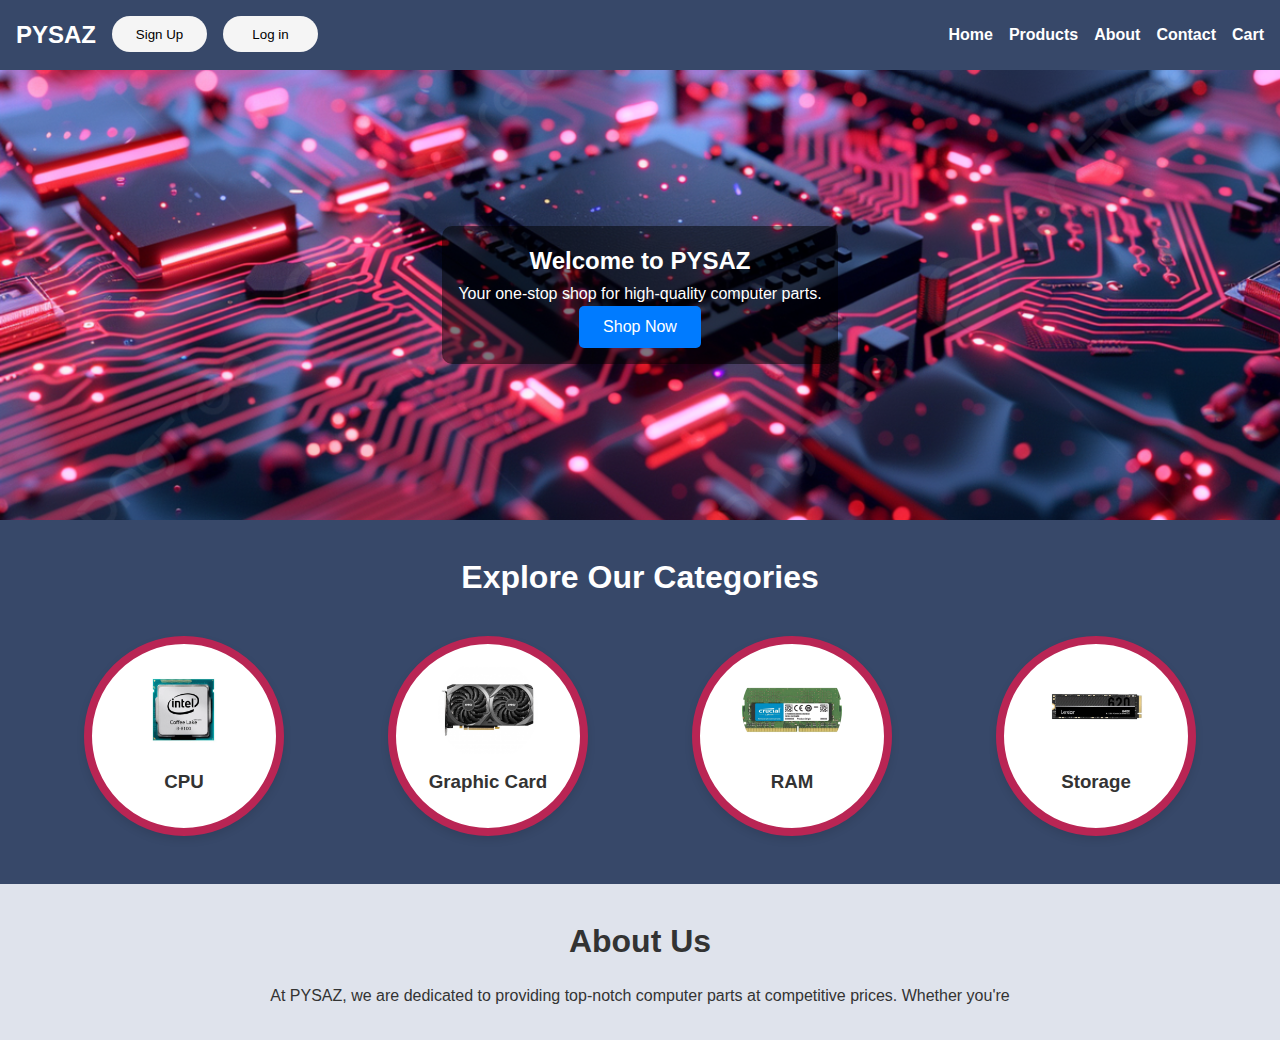
<file: PROJDB/frontend/homepage/index.html>
<!DOCTYPE html>
<html lang="en">
<head>
  <meta charset="UTF-8">
  <meta name="viewport" content="width=device-width, initial-scale=1.0">
  <title>PYSAZ - Your Computer Parts Store</title>
  <link rel="stylesheet" href="homepageAsset/homepage.css">
</head>
<body>
  <!-- Navigation Bar -->
  <header>
    <nav class="navbar">
      <div class="logo">
        <h1>PYSAZ</h1>
        <!-- <img src="homepageAsset/asset/logo.png"> -->
        <button id="signUpBtn">Sign Up</button>
        <button id="loginBtn">Log in</button>
      </div>
      <ul class="nav-links">
        <li><a href="#top">Home</a></li>
        <li><a href="#products">Products</a></li>
        <li><a href="#about">About</a></li>
        <li><a href="#contact">Contact</a></li>
        <li><a href="#cart"><i class="fa-solid fa-cart-shopping"></i> Cart</a></li>
      </ul>
    </nav>
  </header>

  <!-- Hero Section -->
  <section id="home" class="hero">
    <div class="hero-content">
      <h2>Welcome to PYSAZ</h2>
      <p>Your one-stop shop for high-quality computer parts.</p>
      <button class="cta-button" id="cta-button">Shop Now</button>
    </div>
  </section>

  <!-- Product Categories -->
  <section id="products" class="categories">
    <h2>Explore Our Categories</h2>
    <div class="category-cards">
      <div class="card">
        <img src="homepageAsset/pics/cpu.png" alt="CPU">
        <h3>CPU</h3>
      </div>
      <div class="card">
        <img src="homepageAsset/pics/rtx.png" alt="GPU">
        <h3>Graphic Card</h3>
      </div>
      <div class="card">
        <img src="homepageAsset/pics/ram.png" alt="RAM">
        <h3>RAM</h3>
      </div>
      <div class="card">
        <img src="homepageAsset/pics/ssd.png" alt="Storage">
        <h3>Storage</h3>
      </div>
    </div>
  </section>

    <!-- About Section -->
    <section id="about" class="about">
        <h2>About Us</h2>
        <p>At PYSAZ, we are dedicated to providing top-notch computer parts at competitive prices. Whether you're
    </section>
    <script src="homepageAsset/homepage.js"></script>
</boady>
</html>
</file>
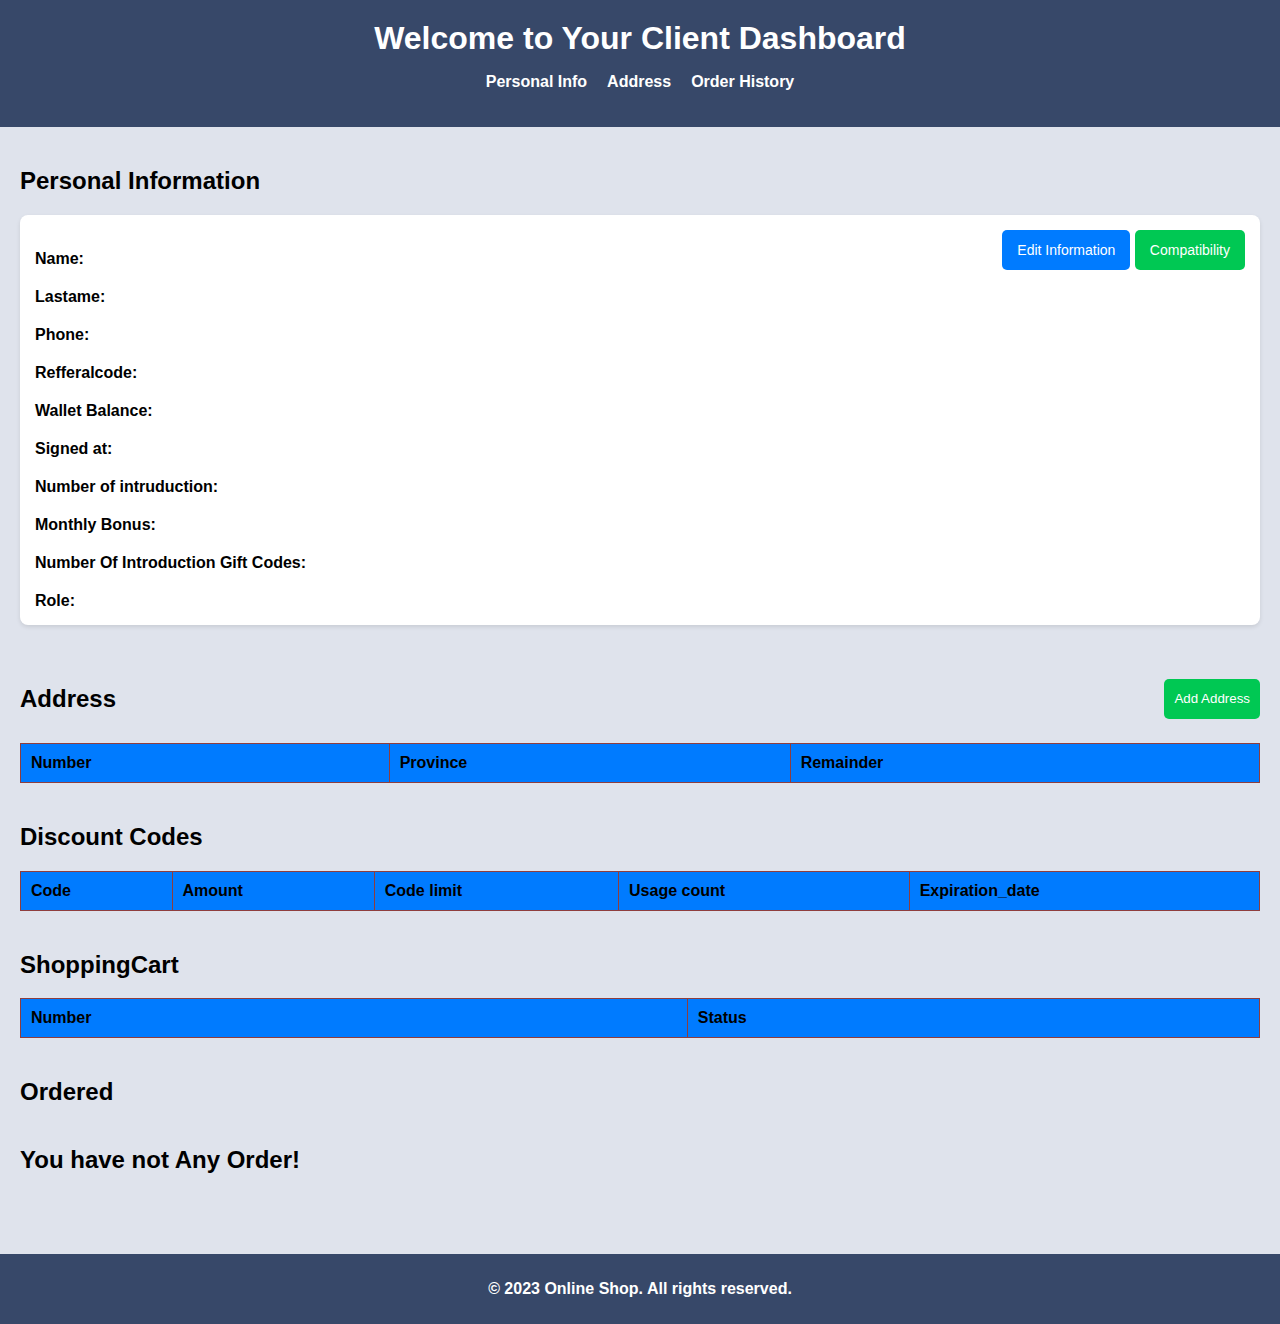
<file: PROJDB/frontend/clientpage/client.html>
<!DOCTYPE html>
<html lang="en">
<head>
  <meta charset="UTF-8">
  <meta name="viewport" content="width=device-width, initial-scale=1.0">
  <title>Client Dashboard - Online Shop</title>
  <link rel="stylesheet" href="./staticccc/client.css">
</head>
<body>
  <header>
    <h1>Welcome to Your Client Dashboard</h1>
    <nav>
      <ul>
        <li><a href="#personal-info">Personal Info</a></li>
        <li><a href="#Address">Address</a></li>
        <li><a href="#ordered">Order History</a></li>
      </ul>
    </nav>
  </header>

  <main>
    <!-- Personal Information Section -->
    <section id="personal-info" class="dashboard-section">
      <h2>Personal Information</h2>
      <div class="inner-dashboard-section">
        <div class="info-box">
			<div class="info">
				<span><strong>Name: </strong></span>
				<span class="values"></span>
			</div>
			<div class="info">
				<span><strong>Lastame: </strong></span>
				<span class="values"></span>
			</div>
			<div class="info">
				<span><strong>Phone: </strong></span>
				<span class="values"></span>
			</div>
			<div class="info">
				<span><strong>Refferalcode: </strong></span>
				<span class="values"></span>
			</div>
			<div class="info">
				<span><strong>Wallet Balance: </span>
				<span class="values"></span>
			</div>
			<div class="info">
				<span><strong>Signed at: </span>
				<span class="values"></span>
			</div>
			<div class="info">
				<span><strong>Number of intruduction: </span>
				<span class="values"></span>
			</div>
			<div class="info">
				<span><strong>Monthly Bonus: </span>
				<span class="values"></span>
			</div>
			<div class="info">
				<span><strong>Number Of Introduction Gift Codes: </span>
				<span class="values"></span>
			</div>
			<div class="info">
				<span><strong>Role: </span>
				<span class="values"></span>
			</div>
        </div>
        <button id="btn_eddit">Edit Information</button>
		<button id="compatibility">Compatibility</button>
      </div>
    </section>

    <!-- Address Section -->

    <section id="Address" class="dashboard-section">
		<div class="addres-section-inner">
			<h2>Address</h2>
			<button id="btn_addAddress"> Add Address</button>
		</div>
		</div>
		<table class="order-table">
			<thead>
			<tr>
				<th>Number</th>
				<th>Province</th>
				<th>Remainder</th>
			</tr>
			</thead>
			<tbody id="table">
			</tbody>
		</table>
    </section>

	<!-- Discount Code Section -->

    <section id="DiscountCodes" class="dashboard-section">
		<h2>Discount Codes</h2>
		<table class="order-table">
		  <thead>
			<tr>
			  <th>Code</th>
			  <th>Amount</th>
			  <th>Code limit</th>
			  <th>Usage count</th>
			  <th>Expiration_date</th>
			</tr>
		  </thead>
		  <tbody id="codeTable">
		  </tbody>
		</table>
	</section>

    <!-- Shopping Cart Section -->

	<section id="ShoppingCart" class="dashboard-section">
		<h2>ShoppingCart</h2>
		<table class="order-table">
		  <thead>
			<tr>
			  <th>Number</th>
			  <th>Status</th>
			</tr>
		  </thead>
		  <tbody id="shopTable">
		  </tbody>
		</table>
	</section>



    <section id="ordered" class="dashboard-section">
		<h2>Ordered</h2>
		
		<div id="flip-carts">
			<h2 id="NoOrder">You have not Any Order!</h2>

			<!-- one -->

			<div class="flip-cards">
				<div class="flip-card-inner">
					<div class="flip-card-front">
						<div class="flip-card-front-info">
							<h4>Date:</h4>
							<span class="values-flip-cards"></span>
						</div>
						<div class="flip-card-front-info">
							<h4>Total Price:</h4>
							<span class="values-flip-cards"></span>
						</div>
						<div class="flip-card-front-info">
							<h4>Cart Number:</h4>
							<span class="values-flip-cards"></span>
						</div>		
					</div>
					<div class="flip-card-back">
						<!-- <div class="flip-cards-button">
							<button class="buy">Buy</button>
						</div> -->
					</div>
				</div>
			</div>


			<!-- two -->

			<div class="flip-cards">
				<div class="flip-card-inner">
					<div class="flip-card-front">
						<div class="flip-card-front-info">
							<h4>Date:</h4>
							<span class="values-flip-cards"></span>
						</div>
						<div class="flip-card-front-info">
							<h4>Total Price:</h4>
							<span class="values-flip-cards"></span>
						</div>
						<div class="flip-card-front-info">
							<h4>Cart Number:</h4>
							<span class="values-flip-cards"></span>
						</div>		
					</div>
					<div class="flip-card-back">
						<!-- <div class="flip-cards-button">
							<button class="buy">Buy</button>
						</div> -->
					</div>
				</div>
			</div>

			<!-- three -->

			<div class="flip-cards">
				<div class="flip-card-inner">
					<div class="flip-card-front">
						<div class="flip-card-front-info">
							<h4>Date:</h4>
							<span class="values-flip-cards"></span>
						</div>
						<div class="flip-card-front-info">
							<h4>Total Price:</h4>
							<span class="values-flip-cards"></span>
						</div>
						<div class="flip-card-front-info">
							<h4>Cart Number:</h4>
							<span class="values-flip-cards"></span>
						</div>		
					</div>
					<div class="flip-card-back">
						<!-- <div class="flip-cards-button">
							<button class="buy">Buy</button>
						</div> -->
					</div>
				</div>
			</div>

			<!-- four -->

			<div class="flip-cards">
				<div class="flip-card-inner">
					<div class="flip-card-front">
						<div class="flip-card-front-info">
							<h4>Date:</h4>
							<span class="values-flip-cards"></span>
						</div>
						<div class="flip-card-front-info">
							<h4>Total Price:</h4>
							<span class="values-flip-cards"></span>
						</div>
						<div class="flip-card-front-info">
							<h4>Cart Number:</h4>
							<span class="values-flip-cards"></span>
						</div>		
					</div>
					<div class="flip-card-back">
						<!-- <div class="flip-cards-button">
							<button class="buy">Buy</button>
						</div> -->
					</div>
				</div>
			</div>

			<!-- five -->

			<div class="flip-cards">
				<div class="flip-card-inner">
					<div class="flip-card-front">
						<div class="flip-card-front-info">
							<h4>Date:</h4>
							<span class="values-flip-cards"></span>
						</div>
						<div class="flip-card-front-info">
							<h4>Total Price:</h4>
							<span class="values-flip-cards"></span>
						</div>
						<div class="flip-card-front-info">
							<h4>Cart Number:</h4>
							<span class="values-flip-cards"></span>
						</div>		
					</div>
					<div class="flip-card-back">
						<!-- <div class="flip-cards-button">
							<button class="buy">Buy</button>
						</div> -->
					</div>
				</div>
			</div>


		</div>	
    </section>
	<div id="message">
        
    </div>

	<div class="modal" id="edditModal">
		<div class="modal-content" id="edditModal-contet">
			<div class="modal-head">
				<h4>Edit your Information</h4>
				<span class="close">&times;</span>
			</div>
			<div class="modal-content-inner">
				<input type="text" placeholder="First name" class="edit">
				<input type="text" placeholder="Last name" class="edit">
				<input type="text" placeholder="Phonenumber" class="edit">
				<button id="editSaveButton">Save</button>
			</div>
		</div>

	</div>

	<div id="addressModal" class="modal">
		<div class="modal-content">
			<div class="modal-head">
				<h4>Add new address</h4>
				<span class="close">&times;</span>
			</div>
			<div class="modal-content-inner">
				<select name="Provinces" id="province">
					<option value="Tehran">Tehran</option>
					<option value="Qazvin">Qazvin</option>
					<option value="Shiraz">Shiraz</option>
					<option value="Isfihan">Isfihan</option>
					<option value="Alborz">Alborz</option>
					<option value="Arak">Arak</option>
					<option value="Qom">Qom</option>
					<option value="Mashhad">Mashhad</option>
					<option value="Tabriz">Tabriz</option>
					<option value="Hamedan">Hamedan</option>
				</select>
				<input type="text" placeholder="Enter your address" id="remainder">
				<button id="saveButton">Save</button>
			</div>
		</div>
    </div>
	
</main>
<footer>
	<p>&copy; 2023 Online Shop. All rights reserved.</p>
</footer>

  <script src="./staticccc/client.js"></script>
</body>
</html>
</file>
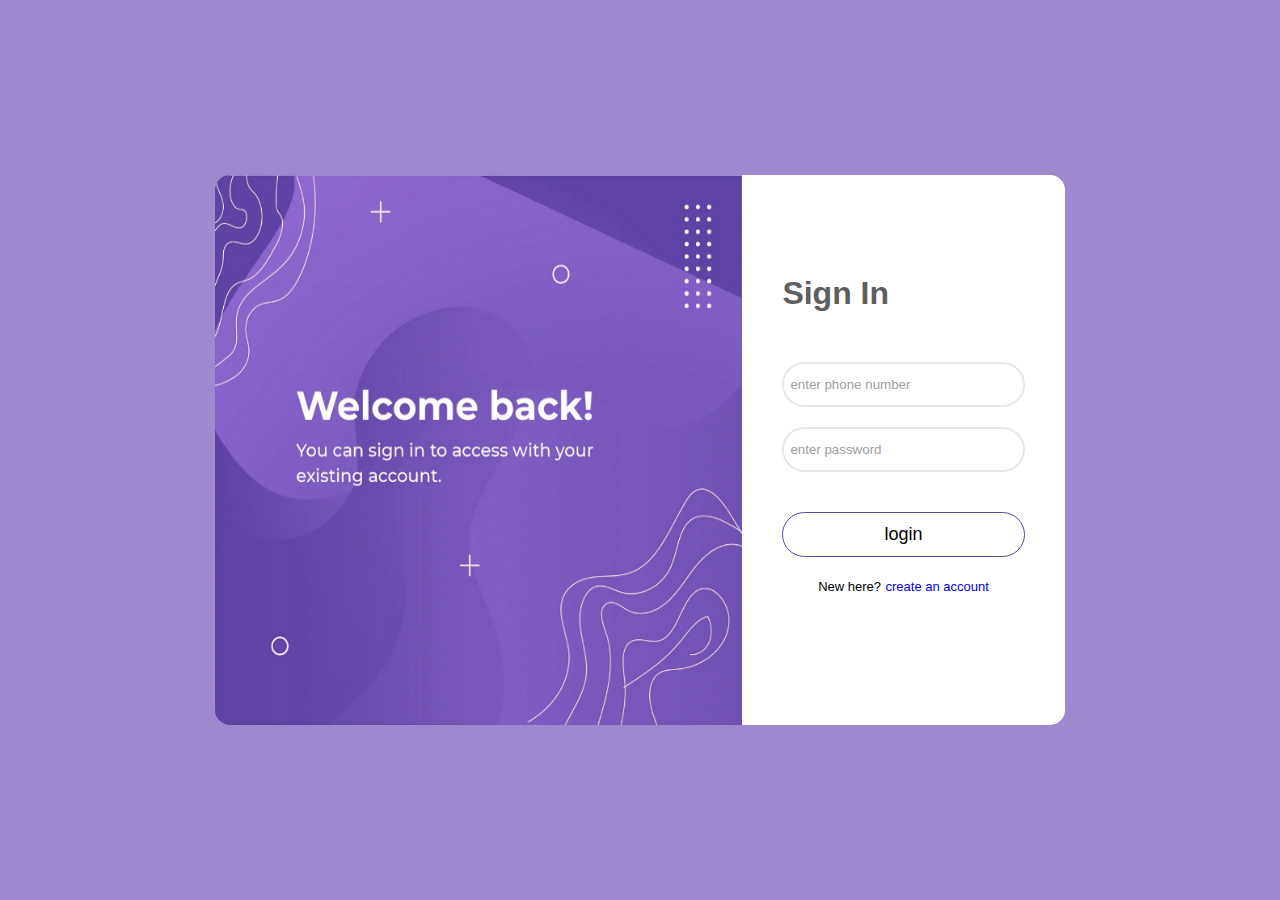
<file: PROJDB/frontend/login/login.html>
<!DOCTYPE html>
<html lang="en">
<head>
    <meta charset="UTF-8">
    <meta name="viewport" content="width=device-width, initial-scale=1.0">
    <link rel="stylesheet" href="./staticcc/login.css">
    <title>Document</title>
</head>
<body>
    <div class="wrapper">
        <img src="./staticcc/assest/b.png" alt="">
        <div class="wrapper-login">
            <div class="inner-wrapp">
                <h1>Sign In</h1>
                <input type="text" id="login"      placeholder="enter phone number">
                <input type="password" id="pass"   placeholder="enter password">
                <button id="btn_login">login</button>
                <div id="sign">
                    <span>New here?</span>
                    <a href="./signup">create an account</a>        
                </div>
            </div>
        </div>
    </div>
    <div id="message">

    </div>
    <script src="./staticcc/login.js"></script>
</body>
</html>
</file>
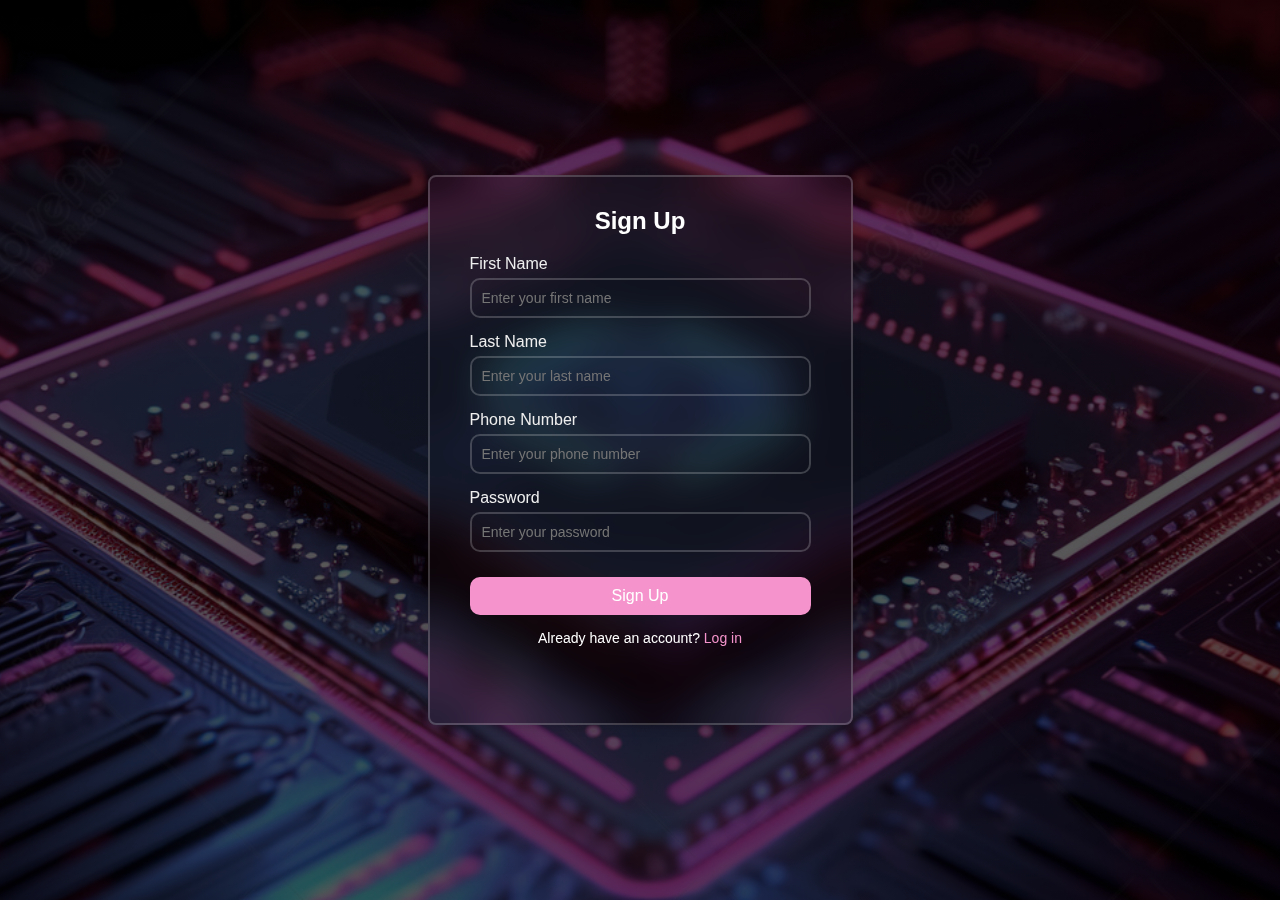
<file: PROJDB/frontend/signup/signup.html>
<!DOCTYPE html>
<html lang="eng">
<head>
    <meta charset="UTF-8">
    <meta name="viewport" content="width=device-width, initial-scale=1.0">
    <title>Sign Up</title>
    <link rel="stylesheet" href="staticc/signup.css">
</head>
<body>
    <div class="container2">
        <div class="form-image-container"> 

            
            <div class="container">
                <h2>Sign Up</h2>
                <form id="signupForm">
                    
                    <div class="input-group">
                        <label for="firstName">First Name</label>
                        <input type="text" id="firstName" placeholder="Enter your first name" required="">
                    </div>
                    
                    <div class="input-group">
                        <label for="lastName">Last Name</label>
                        <input type="text" id="lastName" name="lastName" placeholder="Enter your last name" required="">
                    </div>

                    <div class="input-group">
                        <label for="phoneNumber">Phone Number</label>
                        <input type="tel" id="phoneNumber" name="phoneNumber" placeholder="Enter your phone number" pattern="[0-9]{11}" required="">
                    </div>
                    
                    <!-- <div class="input-group">
                        <label for="ReferrerCode">Referrer Code</label>
                        <input type="text" id="RefferalCode" name="ReferrerCode" placeholder="Enter your Refferal Code">
                    </div> -->
                    
                    <div class="last-input-group">
                        <label for="password">Password</label>
                        <input type="password" id="password" name="password" placeholder="Enter your password" required="">
                    </div>
                    
                    <!-- <div class="input-group">
                        <label for="confirmPassword">Confirm Password</label>
                        <input type="password" id="confirmPassword" name="confirmPassword" placeholder="Confirm your password" required="">
                    </div> -->
                    
                    <button class="btn">Sign Up</button>
                    
                    <p id="errorMessage" class="error-message"></p>
                </form>
                <p class="login-link">Already have an account? <a href="/login">Log in</a></p>

            </div>
            
            <!-- <img src="./staticc/asset/cpu.jpg" alt="CPU Image" class="signup-image"> -->
        </div>
    </div>
    <script src="staticc/signup.js"></script>

</body>
</file>
<file: PROJDB/frontend/clientpage/staticccc/client.css>
/* General Styles */
*{
    box-sizing: border-box;
}

body {
    font-family: Arial, sans-serif;
    margin: 0;
    padding: 0;
    background-color: #f9f9f9;
}

header {
    /* background-color: #333; */
    background-color: #374869;
    color: #fff;
    padding: 20px;
    text-align: center;
}

header h1 {
    margin: 0;
}

nav ul {
    list-style: none;
    padding: 0;
    display: flex;
    justify-content: center;
    gap: 20px;
}

nav ul li a {
    color: #fff;
    text-decoration: none;
    font-weight: bold;
}

main {
    padding: 20px;
    background-color: #dfe3ec;
}

.dashboard-section {
    margin-bottom: 40px;
}

.inner-dashboard-section
{
    /* background: red; */
    background-color: #fff;
    padding: 15px;
    border-radius: 8px;
    box-shadow: 0 2px 4px rgba(0, 0, 0, 0.1);
    display: flex;
    justify-content: space-between;
}


.info
{
    margin-top: 20px;
}

#btn_eddit {
    background-color: #007bff;
    color: #fff;
    border: none;
    padding: 10px 15px;
    border-radius: 5px;
    cursor: pointer;
    height: 40px;
    font-size: 14px;
    font-weight: 500;
}

#btn_eddit:hover {
    background-color: #0056b3;
}

#compatibility{
    background-color: #00C853;
    color: #fff;
    border: none;
    padding: 10px 15px;
    border-radius: 5px;
    cursor: pointer;
    height: 40px;
    font-weight: 500;
    font-size: 14px;
}

#compatibility:hover {
    background-color: #28a745;
}

.addres-section-inner
{
    display: flex;
    justify-content: space-between;
    align-items: center;
}

#btn_addAddress
{
    background-color: #00C853;
    color: #fff;
    border: none;
    padding: 5px 10px;
    border-radius: 5px;
    cursor: pointer;
    height: 40px;
    text-align: center;
}

#btn_addAddress:hover
{
    scale: 1.05;
    background-color: #28a745;
}

.values
{
    margin-left: 10px;
    color: #757575;
}

.order-table {
    width: 100%;
    border-collapse: collapse;
    margin-top: 10px;
}

.order-table th,
.order-table td {
    /* border: 1px solid #ddd; */
    border: 1px solid #8f3e3e;
    padding: 10px;
    text-align: left;
}

.order-table th {
    /* background-color: #f4f4f4; */
    background-color: #007bff;
    /* background-color: #007bff6c; */
}

.order-table td {
    background-color: #f4f4f4;
}

#flip-carts
{
    display: flex;
    align-items: center;
    gap: 24px;
}

.flip-cards
{
    background-color: transparent;
    width: 300px;
    height: 200px;
    border: 1px solid #F5F5F5;
    perspective: 1000px; 
    border-radius: 4px;
    margin-bottom: 100px;
    display: none;
}

.flip-card-inner
{
    position: relative;
    width: 100%;
    height: 100%;
    text-align: center;
    transition: transform 0.8s;
    transition-delay: 100ms;
    transform-style: preserve-3d;
}


.flip-cards:hover .flip-card-inner
{
    transform: rotateY(180deg);
}

.flip-card-front, .flip-card-back 
{
    position: absolute;
    width: 100%;
    height: 100%;
    -webkit-backface-visibility: hidden; 
    backface-visibility: hidden;
    border-radius: 4px;
}


.flip-card-front 
{
    background-color: #FAFAFA;
    background-color: #007bff;
    color: #fff;
    box-shadow: 3px 3px 4px 2px #EEEEEE;
    text-align: left;
}


.flip-card-front-info > h4
{
    margin-left: 10px;
}

.flip-card-front-info
{
    margin-top: 35px;
}

.flip-card-front-info > h4
{
    display: inline; 
    color: #EEEEEE;
    font-size: 17px;

}

.values-flip-cards
{
    color: #fff;
    font-size: 16px;
    font-weight: 400;
    margin-left: 10px;

}

.flip-card-back
{
    /* background-color: #088395; */
    background-color: #512DA8;
    color: white;
    transform: rotateY(180deg);
    width: 100%;
}

.flip-card-back > h5
{   
    position: relative;
    text-align: left;
    padding-left: 10px;
    padding-top: 10px;
    font-size: 14px;
}

.flip-cards-button
{   
    position: absolute;
    width: 94.645%;
    left: 10px;
    bottom: 18px;
    display: flex;
    align-items: center;
    justify-content: space-between;
}

.flip-cards-button > button
{   
    width: 170px;
    height: 35px;
    border-radius: 2px;
    outline: none;
    border: 2px solid #2DA851;
    background-color: transparent;
    color: #4ADE80;

}

.flip-cards-button > button:hover
{
    background-color: #4ADE80;
    color: black;
    border: none;
    transition: 400ms;
}

.VIPBtn {
    /* background-color: #28a745; */
    background-color: #007bff;
    color: #fff;
    border: none;
    padding: 10px 15px;
    border-radius: 5px;
    cursor: pointer;
    margin-left: 1rem;
}
.VIPBtn:hover {
    background-color: #0056b3;
}

.checkout-button:hover {
    background-color: #1e7e34;
}

footer {
    text-align: center;
    padding: 10px;
    background-color: #374869;
    color: #fff;
    /* color: #dfe3ec; */
    position: relative;
    bottom: 0;
    width: 100%;
}


/* Basic styling for the modal */
.modal {
    display: none; /* Hidden by default */
    position: fixed; /* Stay in place */
    z-index: 1; /* Sit on top */
    left: 0;
    top: 0;
    width: 100%;
    height: 100%;
    overflow: auto; /* Enable scroll if needed */
    background-color: rgba(0, 0, 0, 0.5); /* Black background with opacity */
    justify-content: center;
    align-items: center;
}

@keyframes slideIn {
    from {
        opacity: 0;
        transform: translateY(-100%); /* Start from above */
    }
    to {
        opacity: 1;
        transform: translateY(0); /* Slide to center */
    }
}

@keyframes slideOut {
    from {
        opacity: 1;
        transform: translateY(0); /* Start from center */
    }
    to {
        opacity: 0;
        transform: translateY(-100%); /* Slide back up */
    }
}


#message
{
    position: absolute;
    right: 10px;
    top: 10px;
    height: 40px;
    width: 250px;
    text-align: center;
    padding-top: 8px;
    border-radius: 10px;
}

/* Modal Content */
.modal-content {
    background-color: #fefefe;
    padding: 5px 20px;
    border: 1px solid #888;
    border-radius: 6px;
    width: 350px; /* Example width */
    height: 250px; /* Example height */
    box-shadow: 0 5px 15px rgba(0, 0, 0, 0.3);
    animation: slideIn 0.5s ease-out;
}

#edditModal-contet{
    height: 300px;
}

.modal-head
{
    display: flex;
    align-items: center;
    justify-content: space-between;
}

/* Close Button */
.close {
    color: #aaa;
    float: right;
    font-size: 20px;
    font-weight: bold;
    cursor: pointer;
}

.close:hover,
.close:focus {
    color: black;
    text-decoration: none;
}

.modal-content-inner
{
    display: grid;
    gap: 10px;
}

.modal.closing .modal-content {
    animation: slideOut 0.5s ease-out; /* Apply fade-out animation */
}



/* Input and Button Styling */
.modal-content-inner > input, select {
    width: 100%;
    height: 30px;
    padding: 5px;
    margin-bottom: 10px;
    border: 1px solid #ccc;
    border-radius: 5px;
    outline: none;
}

#saveButton {
    padding: 5px 10px;
    background-color: #4CAF50;
    color: white;
    border: none;
    border-radius: 5px;
    cursor: pointer;
    height: 30px;
    margin-top: 15px;
}

#saveButton:hover {
    background-color: #45a049;
}

#editSaveButton{

    padding: 5px 10px;
    background-color: #007bff;
    color: white;
    border: none;
    border-radius: 5px;
    cursor: pointer;
    height: 30px;
    margin-top: 15px;
}

#editSaveButton:hover{
    background-color: #0056b3;
}
</file>
<file: PROJDB/frontend/login/staticcc/login.css>
*{
    padding: 0;
    margin: 0;
    box-sizing: border-box;
    font-family: 'Lucida Sans', 'Lucida Sans Regular', 'Lucida Grande', 'Lucida Sans Unicode', Geneva, Verdana, sans-serif;
}

body
{   
    position: relative;
    display: flex;
    align-items: center;
    justify-content: center;
    height: 100vh;
    background-color: #9e89ce;
    /* background-color: #0b0c0c; */
    /* background-color: white; */
}

.wrapper
{
    width: 98%;
    max-width: 850px;
    min-height: 550px;
    height: 550px;
    display: flex;
    align-items: center;
}

.wrapper > img
{
    width: 62%;
    max-width: 100%;
    height: 100%;
    border-top-left-radius: 15px;
    border-bottom-left-radius: 15px;
    
}

.wrapper-login
{
    width: 38%;
    height: 100%;
    background-color: #ffffff;
    padding-top: 100px;
    border-top-right-radius: 15px;
    border-bottom-right-radius: 15px;
}

@media (max-width: 768px) {
    .wrapper {
        flex-direction: column;
        height: auto;
    }
    
    
    .wrapper > img {
        width: 100%;
        height: auto;
        border-radius: 15px;
    }

    .wrapper-login {
        width: 100%;
        height: auto;
        padding-top: 20px;
        border-radius: 15px;
    }
    
}

.inner-wrapp
{
    width: 75%;
    margin: 0 auto;
}

.inner-wrapp > h1
{
    color: #5e5e5e;
    margin-bottom: 50px;
}

.inner-wrapp  > input::placeholder
{
    font-weight: 400;
    color: #9E9E9E;
}

.inner-wrapp > input
{   
    display: block;
    margin: 20px 0;
    width: 100%;
    height: 45px;
    outline: none;
    background-color: transparent;
    border: 2px solid rgba(225, 225, 225, 0.8);
    border-radius: 25px;
    padding-left: 6px;
}



#btn_login
{   

    display: block;
    width: 100%;
    height: 30px;
    border-radius: 25px;
    outline: none;
    background-color: transparent;
    border: 1px solid #5f44a6;
    margin: 0 auto;
    margin-top: 40px;
    height: 45px;
    font-size: 18px;
    cursor: pointer;
}

#btn_login:hover
{
    background-color: #5f44a6;
    transition: 300ms;
    color: #EEEEEE;
}

#sign
{   
    margin-top: 20px;
    text-align: center;
}

#sign > span
{
    font-size: 13px;
}

#sign > a
{
    font-size: 13px;
    text-decoration: none;
}


#message
{
    position: absolute;
    right: 10px;
    top: 10px;
    height: 40px;
    width: 250px;
    text-align: center;
    padding-top: 8px;
    border-radius: 10px;
}
</file>
<file: PROJDB/frontend/signup/staticc/signup.css>
* {
    margin: 0;
    padding: 0;
    box-sizing: border-box;
}

body {
    font-family: Arial, sans-serif;
    display: flex;
    justify-content: center;
    align-items: center;
    height: 100vh;
    /* background-color: #9e89ce; */
    background-image: linear-gradient(rgba(0, 0, 0, 0.65), rgba(0, 0, 0, 0.65)), url('./asset/cpu.jpg');
    background-size: cover;
    background-position: center;
}

/* Flex container for image and form */
.form-image-container {
    display: flex;
    max-width: 100%;
    flex-wrap: wrap;
    justify-content: center;
    align-items: center;
    width: 425px
}

/* Style for the image */
/* .signup-image {
    width: 55%;
    height: 600px;
    border-radius: 8px;
    box-shadow: 0 4px 8px rgba(0, 0, 0, 0.1); 
} */

/* Form container */
.container {
    /* background: white; */
    background-color: transparent;
    backdrop-filter: blur(20px);
    padding: 30px 40px;
    border-radius: 8px;
    box-shadow: 0 4px 8px rgba(0, 0, 0, 0.1);
    width: 100%;
    height: 550px;
    border: 2px solid rgba(255, 255, 255, .2);
    color: #fff;

}

h2 {
    text-align: center;
    margin-bottom: 20px;
    /* color: #333; */
    color: #fff;
}

.input-group {
    margin-bottom: 15px;
}

.last-input-group {
    margin-bottom: 25px;
}

label {
    display: block;
    margin-bottom: 5px;
    /* color: #555; */
    color: #EEEEEE;
}

input {
    width: 100%;
    padding: 10px;
    border: 1px solid #ccc;
    border-radius: 10px;
    font-size: 14px;
    background-color: transparent;
    border: 2px solid rgba(255, 255, 255, .2);
    color: #fff;

}

input:focus {
    border-color: #007bff;
    outline: none;
}

.btn {
    width: 100%;
    padding: 10px;
    /* background-color: #9e89ce; */
    
    /* background-color: #faadda; */
    background-color: #f594cc;
    color: white;
    border: none;
    border-radius: 10px;
    font-size: 16px;
    cursor: pointer;
    transition: background-color 0.3s ease;
}

.btn:hover {
    /* background-color: #9500ff; */
    /* background-color: #a514b3; */
    /* background-color: #faadda; */
    background-color: #f064b6;
}

.error-message {
    color: red;
    font-size: 14px;
    margin-top: 10px;
    text-align: center;
    display: none;
}

.login-link {
    text-align: center;
    margin-top: 15px;
    font-size: 14px;
}

.login-link a {
    /* color: #9500ff; */
    color: #f594cc;
    text-decoration: none;
}

.login-link a:hover {
    text-decoration: underline;
}

/* Responsive design */
@media (max-width: 800px) {
    .form-image-container {
        align-items: center;
        padding: 0%;
    }

    .signup-image,
    .container {
        width: 100%;
        height: 100%;
    }
}

@media (max-width: 480px) {
    .container {
        padding: 20px;
    }

    input {
        font-size: 12px;
    }

    .btn {
        font-size: 14px; 
    }
}
</file>
<file: PROJDB/frontend/homepage/homepageAsset/homepage.css>
/* General Reset */
* {
  margin: 0;
  padding: 0;
  box-sizing: border-box;
}

body {
  font-family: 'Arial', sans-serif;
  line-height: 1.6;
  background-color: #f4f4f4;
  color: #333;
}

/* Navbar Styling */
.navbar {
  display: flex;
  justify-content: space-between;
  align-items: center;
  /* background-color: #9e89ce; */
  /* background-color: #0b0c0c; */
  /* background-color: #1d1f1f; */
  background-color: #374869;
  padding: 1rem;
}

.logo {
  display: flex;
}
.logo h1 {
  color: white;
  /* color: #9e89ce; */
  font-size: 1.5rem;
  margin: 0;
}

.logo button {
    font-family: 'Franklin Gothic Medium', 'Arial Narrow', Arial, sans-serif;
    background-color: #F5F5F5;  
    /* background-color: #9e89ce; */
    border: none;
    border-radius: 18px;
    height: 36px;
    width: 95px;
    margin-left: 1rem;
}
.logo button:hover {
  background-color: #BE123C;
  color: #81D4FA;
  transition: 500ms;
  transition-delay: 100ms;
  padding: 2px;
  font-size: 15px;
}

.nav-links {
  list-style: none;
  display: flex;
}

.nav-links li {
  margin-left: 1rem;
}

.nav-links a {
  text-decoration: none;
  color: white;
  font-weight: bold;
  transition: color 0.3s ease;
}

.nav-links a:hover {
  color: #fffacd;
}

/* Hero Section Styling */
.hero {
  background: url('asset/hhero.png') no-repeat center center/cover;
  height: 50vh;
  display: flex;
  justify-content: center;
  align-items: center;
  color: white;
  text-align: center;
}

.hero-content {
  background: rgba(0, 0, 0, 0.5);
  padding: 1rem;
  border-radius: 10px;
}

.cta-button {
  background-color: #007bff;
  color: white;
  border: none;
  padding: 0.75rem 1.5rem;
  font-size: 1rem;
  cursor: pointer;
  border-radius: 5px;
  transition: background-color 0.3s ease;
}

.cta-button:hover {
  background-color: #0056b3;
}

/* Categories Section Styling */
.categories {
  padding: 2rem;
  text-align: center;
  /* background-color: #0b0c0c; */
  /* background-color: #1d1f1f; */
  background-color: #374869;
}

.categories h2 {
  font-size: 2rem;
  margin-bottom: 1rem;
  color: white;
}

.category-cards {
  display: flex;
  justify-content: space-around;
  flex-wrap: wrap;
}

.card {
  background-color: white;
  border: 1px solid #ddd;
  border-radius: 140px;
  border-color: #b92554;
  /* border-color: #070707; */
  border-width: 0.5rem;
  padding: 1rem;
  margin: 1rem;
  height: 200px;
  width: 200px;
  text-align: center;
  box-shadow: 0 4px 8px rgba(0, 0, 0, 0.1);
}

.card img {
  width: 100px;
  /* height: 50px; */
  /* max-width: 100%; */
  height: auto;
  border-radius: 100px;
}

/* About Section Styling */
.about {
  padding: 2rem;
  /* background-color: #ffffff; */
  background-color: #dfe3ec;
  text-align: center;
}

.about h2 {
  font-size: 2rem;
  margin-bottom: 1rem;
}

/* Contact Section Styling */
.contact {
  padding: 2rem;
  background-color: #f9f9f9;
  text-align: center;
}

.contact h2 {
  font-size: 2rem;
  margin-bottom: 1rem;
}

.contact input, .contact textarea {
  width: 100%;
  padding: 0.75rem;
  margin: 0.5rem 0;
  border: 1px solid #ccc;
  border-radius: 5px;
}

.contact button {
  background-color: #007bff;
  color: white;
  border: none;
  padding: 0.75rem 1.5rem;
  font-size: 1rem;
  cursor: pointer;
  border-radius: 5px;
  transition: background-color 0.3s ease;
}

.contact button:hover {
  background-color: #0056b3;
}

/* Footer Styling */
footer {
  background-color: #333;
  color: white;
  text-align: center;
  padding: 1rem;
  position: relative;
  bottom: 0;
  width: 100%;
}
</file>
